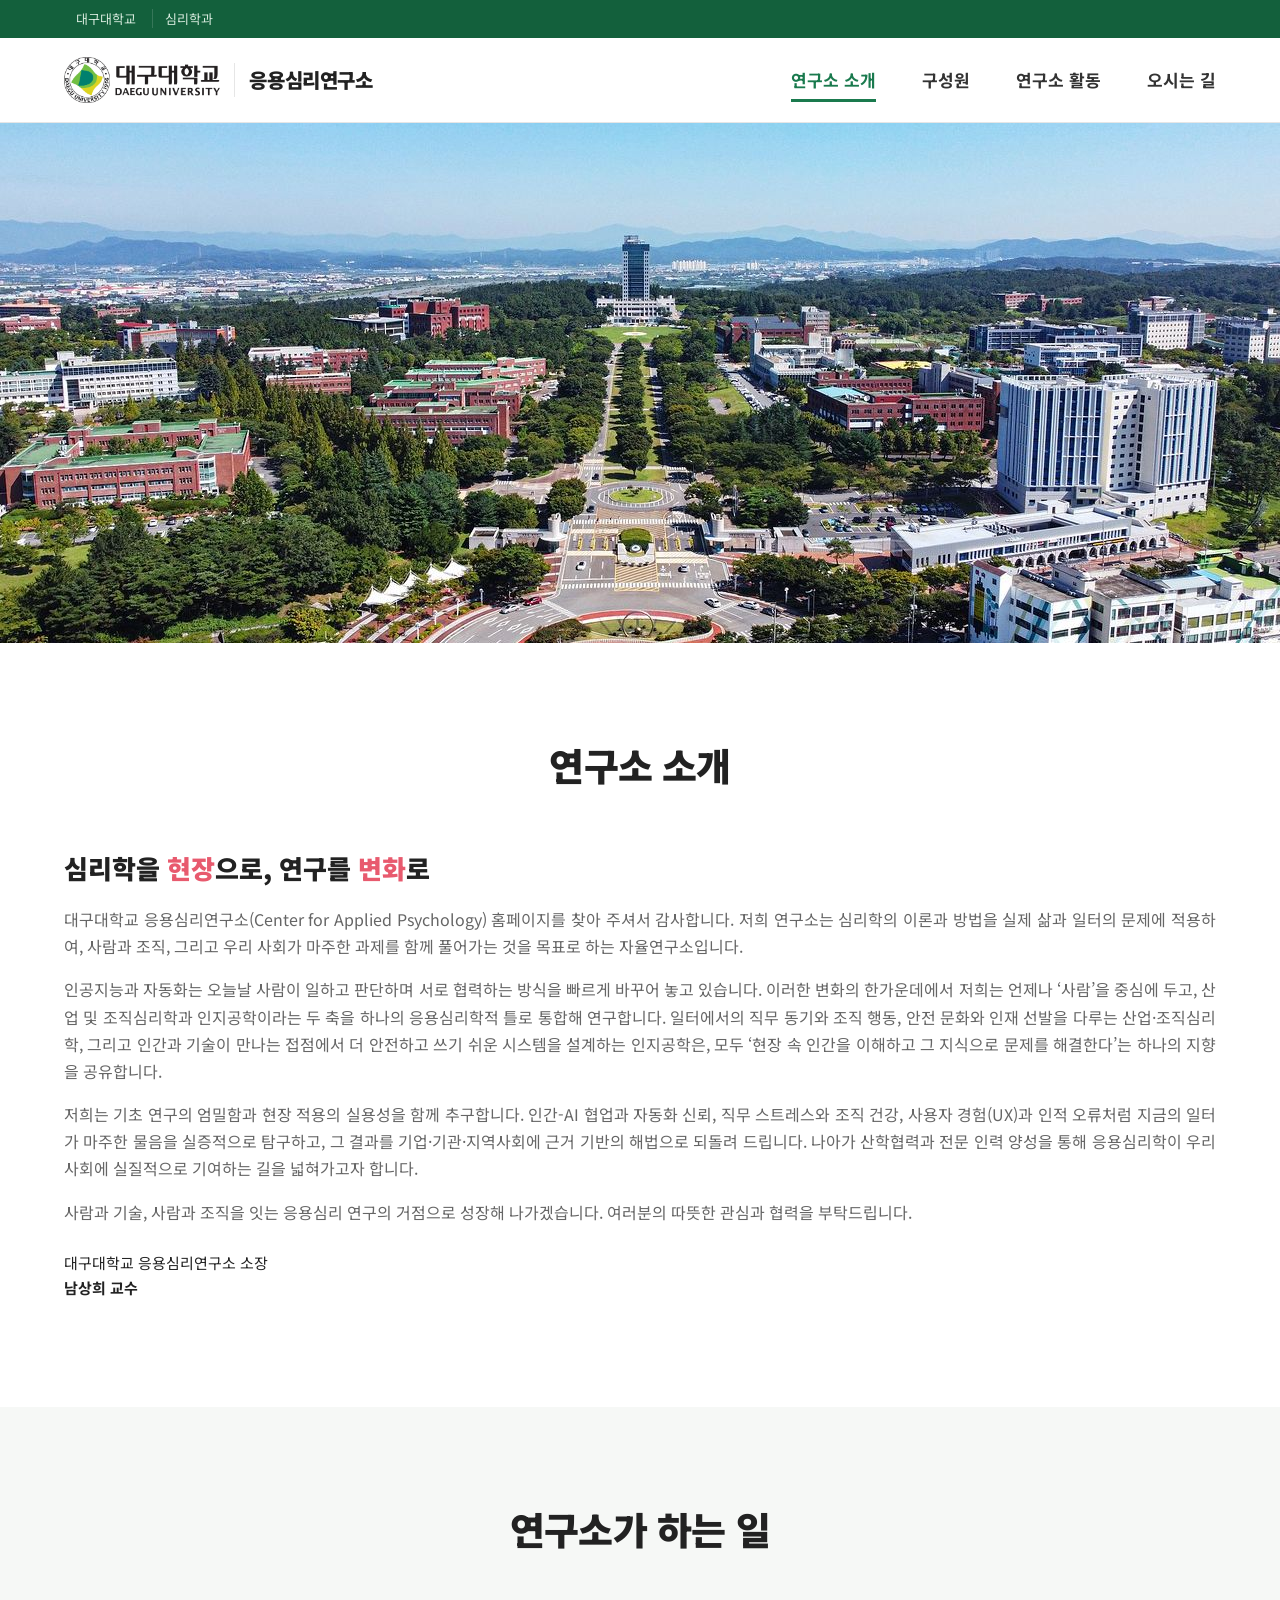
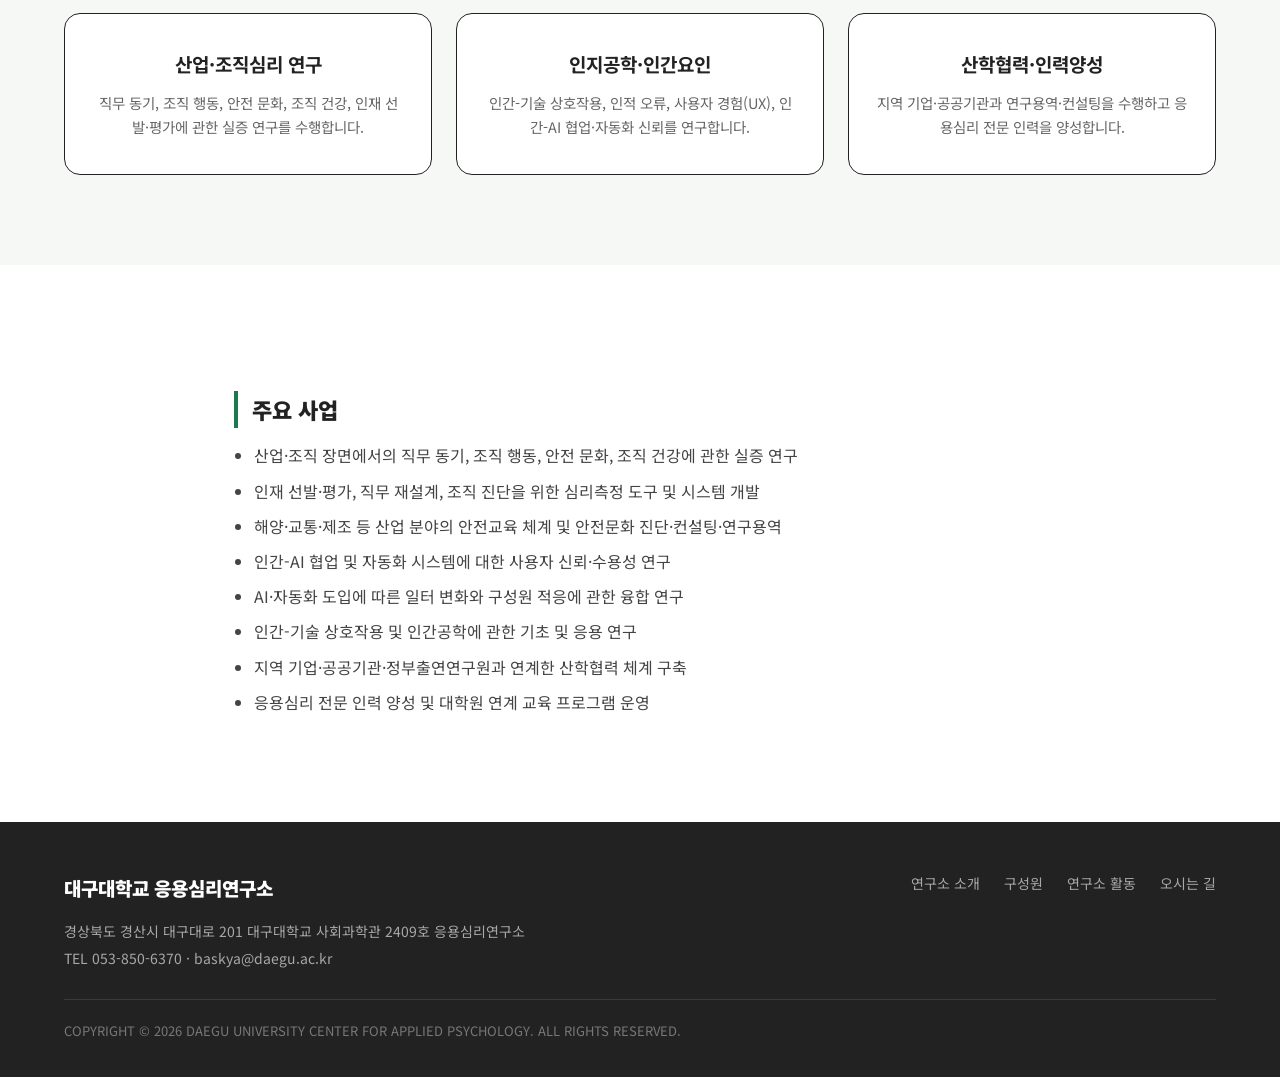
<file: index.html>
<!DOCTYPE html>
<html lang="ko">
<head>
<meta charset="UTF-8">
<meta name="viewport" content="width=device-width, initial-scale=1.0">
<title>대구대학교 응용심리연구소 | 연구소 소개</title>
<meta name="description" content="대구대학교 자율연구소. 산업·조직심리학과 인지공학을 아우르는 응용심리학 연구로 인간 중심의 현장 문제 해결에 기여합니다.">
<link rel="preconnect" href="https://fonts.googleapis.com">
<link rel="preconnect" href="https://fonts.gstatic.com" crossorigin>
<link href="https://fonts.googleapis.com/css2?family=Black+Han+Sans&family=Noto+Sans+KR:wght@300;400;500;700;900&display=swap" rel="stylesheet">
<link rel="stylesheet" href="style.css">
</head>
<body>

<div id="site-header"></div>

<!-- 히어로 (메인 이미지) -->
<section class="hero hero-img" style="background-image:url('메인.jpg')"></section>

<!-- 인사말 / 소개 -->
<section class="block">
  <div class="wrap">
    <div class="sec-head">
      <h2>연구소 <span class="g">소개</span></h2>
    </div>
    <div class="intro-grid" style="grid-template-columns:1fr">
      <div class="intro-text">
        <h3>심리학을 <span class="c">현장</span>으로, 연구를 <span class="c">변화</span>로</h3>
        <p>대구대학교 응용심리연구소(Center for Applied Psychology) 홈페이지를 찾아 주셔서
           감사합니다. 저희 연구소는 심리학의 이론과 방법을 실제 삶과 일터의 문제에 적용하여,
           사람과 조직, 그리고 우리 사회가 마주한 과제를 함께 풀어가는 것을 목표로 하는
           자율연구소입니다.</p>
        <p>인공지능과 자동화는 오늘날 사람이 일하고 판단하며 서로 협력하는 방식을 빠르게 바꾸어
           놓고 있습니다. 이러한 변화의 한가운데에서 저희는 언제나 ‘사람’을 중심에 두고, 산업 및
           조직심리학과 인지공학이라는 두 축을 하나의 응용심리학적 틀로 통합해 연구합니다. 일터에서의
           직무 동기와 조직 행동, 안전 문화와 인재 선발을 다루는 산업·조직심리학, 그리고 인간과 기술이
           만나는 접점에서 더 안전하고 쓰기 쉬운 시스템을 설계하는 인지공학은, 모두 ‘현장 속 인간을
           이해하고 그 지식으로 문제를 해결한다’는 하나의 지향을 공유합니다.</p>
        <p>저희는 기초 연구의 엄밀함과 현장 적용의 실용성을 함께 추구합니다. 인간-AI 협업과 자동화
           신뢰, 직무 스트레스와 조직 건강, 사용자 경험(UX)과 인적 오류처럼 지금의 일터가 마주한
           물음을 실증적으로 탐구하고, 그 결과를 기업·기관·지역사회에 근거 기반의 해법으로 되돌려
           드립니다. 나아가 산학협력과 전문 인력 양성을 통해 응용심리학이 우리 사회에 실질적으로
           기여하는 길을 넓혀가고자 합니다.</p>
        <p>사람과 기술, 사람과 조직을 잇는 응용심리 연구의 거점으로 성장해 나가겠습니다.
           여러분의 따뜻한 관심과 협력을 부탁드립니다.</p>
        <p class="sign">대구대학교 응용심리연구소 소장<br><strong>남상희 교수</strong></p>
      </div>
    </div>
  </div>
</section>

<!-- 미션 / 방향 -->
<section class="block alt">
  <div class="wrap">
    <div class="sec-head">
      <h2>연구소가 <span class="g">하는 일</span></h2>
    </div>
    <div class="mission-grid">
      <div class="mission-card"><h3>산업·조직심리 연구</h3><p>직무 동기, 조직 행동, 안전 문화, 조직 건강, 인재 선발·평가에 관한 실증 연구를 수행합니다.</p></div>
      <div class="mission-card"><h3>인지공학·인간요인</h3><p>인간-기술 상호작용, 인적 오류, 사용자 경험(UX), 인간-AI 협업·자동화 신뢰를 연구합니다.</p></div>
      <div class="mission-card"><h3>산학협력·인력양성</h3><p>지역 기업·공공기관과 연구용역·컨설팅을 수행하고 응용심리 전문 인력을 양성합니다.</p></div>
    </div>
  </div>
</section>

<!-- 내용 추가 영역 (자유 서술) -->
<section class="block">
  <div class="wrap prose">
    <h3>주요 사업</h3>
    <ul>
      <li>산업·조직 장면에서의 직무 동기, 조직 행동, 안전 문화, 조직 건강에 관한 실증 연구</li>
      <li>인재 선발·평가, 직무 재설계, 조직 진단을 위한 심리측정 도구 및 시스템 개발</li>
      <li>해양·교통·제조 등 산업 분야의 안전교육 체계 및 안전문화 진단·컨설팅·연구용역</li>
      <li>인간-AI 협업 및 자동화 시스템에 대한 사용자 신뢰·수용성 연구</li>
      <li>AI·자동화 도입에 따른 일터 변화와 구성원 적응에 관한 융합 연구</li>
      <li>인간-기술 상호작용 및 인간공학에 관한 기초 및 응용 연구</li>
      <li>지역 기업·공공기관·정부출연연구원과 연계한 산학협력 체계 구축</li>
      <li>응용심리 전문 인력 양성 및 대학원 연계 교육 프로그램 운영</li>
    </ul>
  </div>
</section>

<div id="site-footer"></div>

<script src="layout.js"></script>
</body>
</html>
</file>
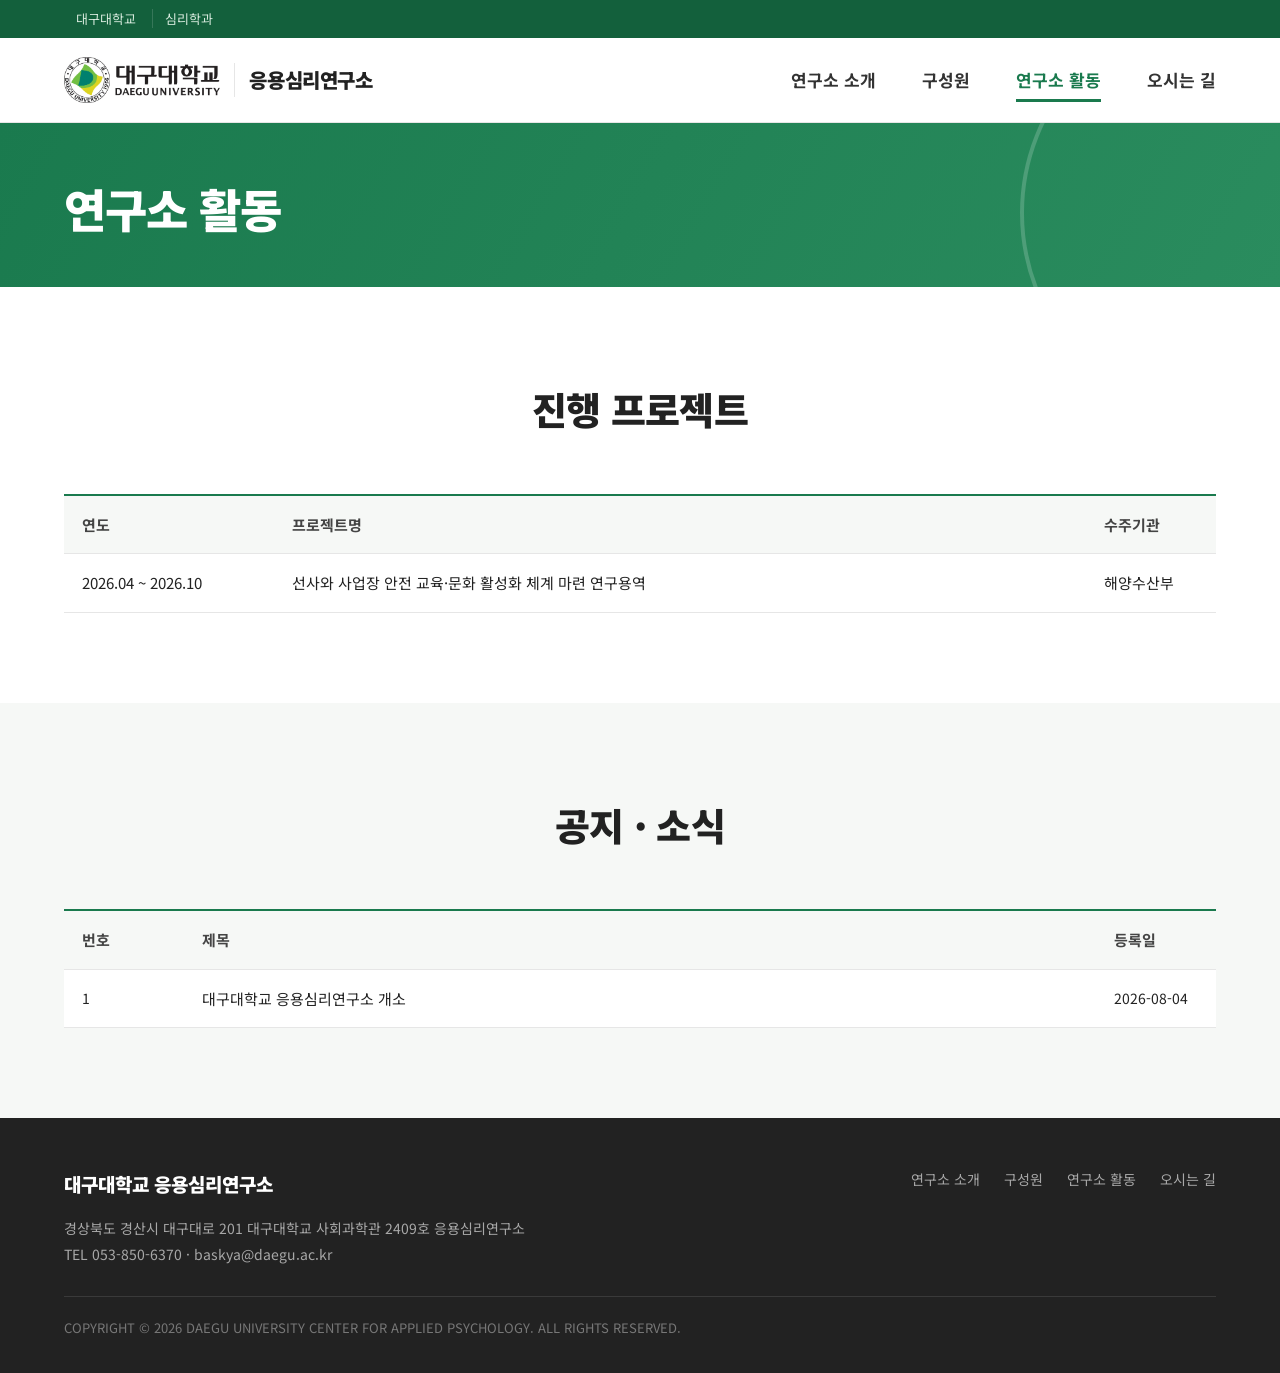
<file: activities.html>
<!DOCTYPE html>
<html lang="ko">
<head>
<meta charset="UTF-8">
<meta name="viewport" content="width=device-width, initial-scale=1.0">
<title>대구대학교 응용심리연구소 | 연구소 활동</title>
<meta name="description" content="대구대학교 응용심리연구소의 연구 프로젝트, 산학협력, 학술활동, 소식.">
<link rel="preconnect" href="https://fonts.googleapis.com">
<link rel="preconnect" href="https://fonts.gstatic.com" crossorigin>
<link href="https://fonts.googleapis.com/css2?family=Black+Han+Sans&family=Noto+Sans+KR:wght@300;400;500;700;900&display=swap" rel="stylesheet">
<link rel="stylesheet" href="style.css">
</head>
<body>

<div id="site-header"></div>

<section class="subhero">
  <div class="arc"></div>
  <div class="wrap">
    <h1>연구소 활동</h1>
  </div>
</section>

<!-- 진행 프로젝트 -->
<section class="block">
  <div class="wrap">
    <div class="sec-head"><h2>진행 프로젝트</h2></div>
    <table class="notice-table proj-table">
      <thead>
        <tr><th style="width:210px;white-space:nowrap">연도</th><th>프로젝트명</th><th style="width:130px">수주기관</th></tr>
      </thead>
      <tbody>
        <tr>
          <td data-label="연도" style="white-space:nowrap">2026.04 ~ 2026.10</td>
          <td data-label="프로젝트명">선사와 사업장 안전 교육·문화 활성화 체계 마련 연구용역</td>
          <td data-label="수주기관">해양수산부</td>
        </tr>
        <!-- 프로젝트를 추가하려면 위 <tr> ... </tr> 한 줄을 복사해 아래에 붙여넣으세요. -->
      </tbody>
    </table>
  </div>
</section>

<!-- 공지·소식 게시판형 -->
<section class="block alt">
  <div class="wrap">
    <div class="sec-head"><h2>공지 · 소식</h2></div>
    <table class="notice-table">
      <thead>
        <tr><th class="num">번호</th><th>제목</th><th class="date">등록일</th></tr>
      </thead>
      <!-- 아래 목록은 notices.js 파일 내용으로 자동으로 채워집니다. 여기는 수정하지 마세요. -->
      <tbody id="notice-body"></tbody>
    </table>
  </div>
</section>

<!-- 학술·활동 갤러리 (필요하면 아래 주석을 풀어 사용하세요)
<section class="block">
  <div class="wrap">
    <div class="sec-head"><h2>학술 · <span class="g">활동 갤러리</span></h2><p>세미나, 학회, 산학 활동의 기록</p></div>
    <div class="gallery">
      <div class="gcard"><div class="gimg">🎓</div><div class="g-body"><h4>학술대회 참가</h4><p>한국심리학회 학술대회에서 응용 연구 성과를 발표했습니다.</p><span class="date">2026-06-02</span></div></div>
      <div class="gcard"><div class="gimg">🏭</div><div class="g-body"><h4>산업 현장 안전 진단</h4><p>협력 기업 현장에서 안전 문화 진단과 컨설팅을 수행했습니다.</p><span class="date">2026-05-11</span></div></div>
      <div class="gcard"><div class="gimg">🤖</div><div class="g-body"><h4>인간-AI 협업 콜로키움</h4><p>외부 연구자를 초청해 자동화 신뢰를 주제로 콜로키움을 진행했습니다.</p><span class="date">2026-04-28</span></div></div>
    </div>
  </div>
</section>
-->

<div id="site-footer"></div>

<!-- 공지사항 자동 렌더링 (내용은 notices.js 에서 관리) -->
<script src="notices.js"></script>
<script>
(function(){
  var body = document.getElementById('notice-body');
  if(!body || typeof NOTICES === 'undefined') return;
  var esc = function(s){ return String(s).replace(/[&<>"]/g, function(c){
    return {'&':'&amp;','<':'&lt;','>':'&gt;','"':'&quot;'}[c]; }); };
  // 원래 순서(입력 순)를 번호로 고정하고, 화면은 날짜 최신순으로 정렬
  var items = NOTICES.map(function(n, i){ return { n:n, id:i, no:i+1 }; });
  items.sort(function(a, b){
    if(a.n.date !== b.n.date) return a.n.date < b.n.date ? 1 : -1;
    return b.no - a.no;
  });
  body.innerHTML = items.map(function(it){
    var n = it.n;
    var tag = n.tag ? '<span class="t-tag">'+esc(n.tag)+'</span>' : '';
    var title = '<a href="notice.html?id='+it.id+'">'+esc(n.title || '')+'</a>';
    return '<tr><td class="num">'+it.no+'</td><td>'+tag+title+
           '</td><td class="date">'+esc(n.date||'')+'</td></tr>';
  }).join('');
})();
</script>

<script src="layout.js"></script>
</body>
</html>
</file>
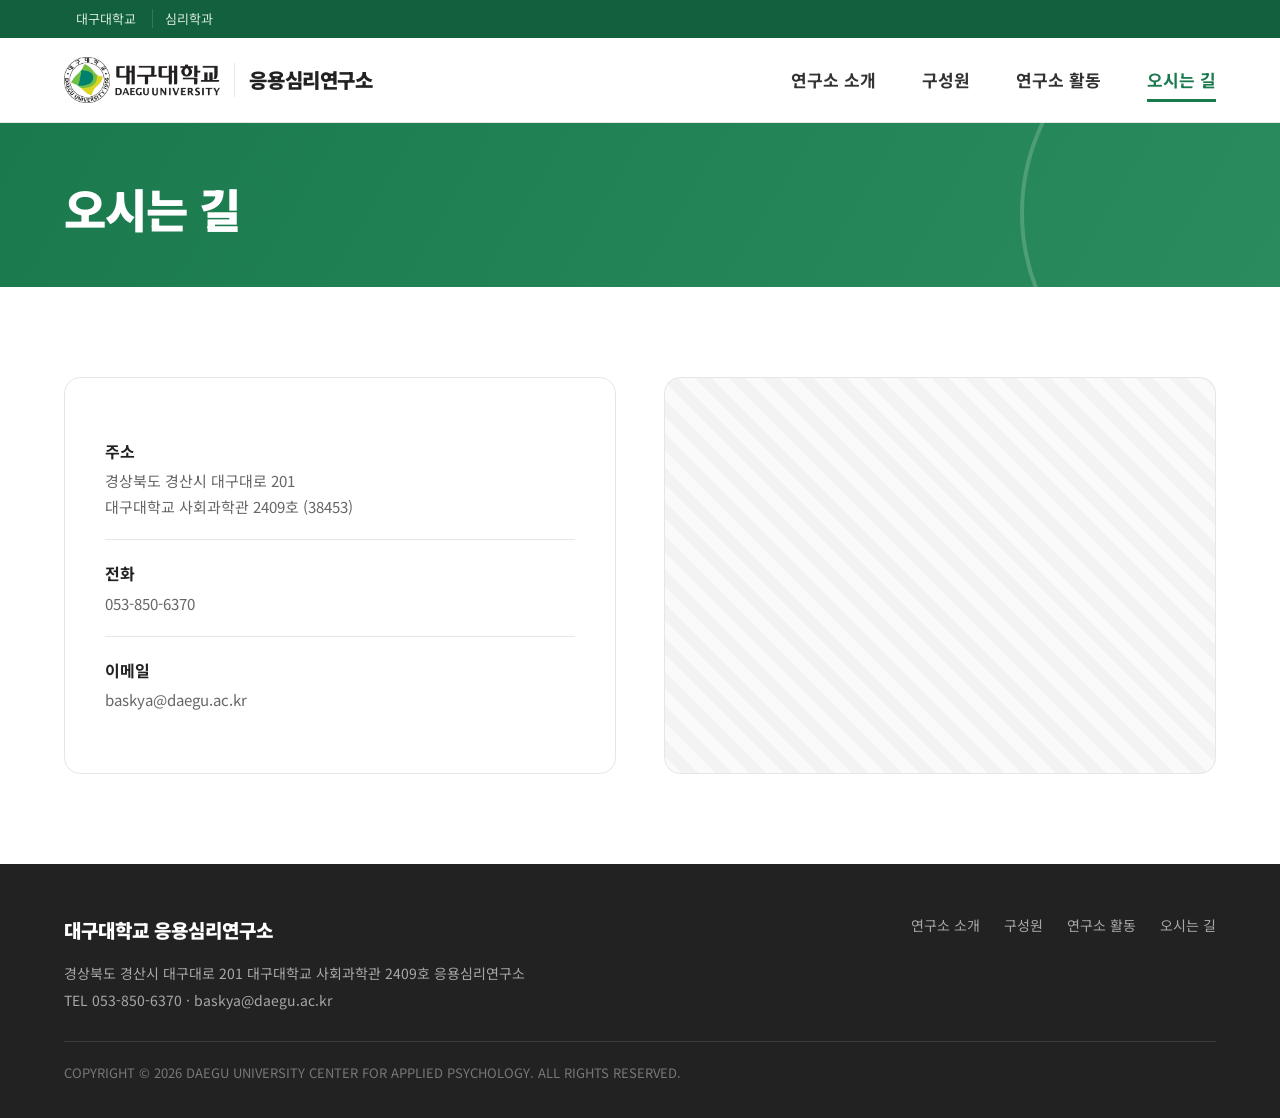
<file: location.html>
<!DOCTYPE html>
<html lang="ko">
<head>
<meta charset="UTF-8">
<meta name="viewport" content="width=device-width, initial-scale=1.0">
<title>대구대학교 응용심리연구소 | 오시는 길</title>
<meta name="description" content="대구대학교 응용심리연구소 위치, 연락처, 오시는 길 안내.">
<link rel="preconnect" href="https://fonts.googleapis.com">
<link rel="preconnect" href="https://fonts.gstatic.com" crossorigin>
<link href="https://fonts.googleapis.com/css2?family=Black+Han+Sans&family=Noto+Sans+KR:wght@300;400;500;700;900&display=swap" rel="stylesheet">
<link rel="stylesheet" href="style.css">
</head>
<body>

<div id="site-header"></div>

<section class="subhero">
  <div class="arc"></div>
  <div class="wrap">
    <h1>오시는 길</h1>
  </div>
</section>

<section class="block">
  <div class="wrap">
    <div class="contact-grid">
      <div class="contact-info">
        <div class="row"><div><h4>주소</h4><p>경상북도 경산시 대구대로 201<br>대구대학교 사회과학관 2409호 (38453)</p></div></div>
        <div class="row"><div><h4>전화</h4><p>053-850-6370</p></div></div>
        <div class="row"><div><h4>이메일</h4><p>baskya@daegu.ac.kr</p></div></div>
      </div>
      <div class="map" style="padding:0;overflow:hidden">
        <iframe
          src="https://www.google.com/maps/embed?pb=!1m5!3m3!1m2!1s0x35666da1c9530cdf%3A0x55a6413b4a8f2a39!2z64yA6rWs64yA7ZWZ6rWQIOyCrO2ajOqzvO2VmeuMgO2Vmeq0gA!5e0!3m2!1sko!2skr!4v1786532322169!5m2!1sko!2skr"
          style="border:0;width:100%;height:100%;min-height:360px"
          loading="lazy" referrerpolicy="strict-origin-when-cross-origin"
          allowfullscreen title="대구대학교 응용심리연구소 위치"></iframe>
      </div>
    </div>
  </div>
</section>

<!-- 교통 안내 (필요하면 아래 주석을 풀어 사용하세요)
<section class="block alt">
  <div class="wrap prose">
    <h3>대중교통 이용</h3>
    <ul>
      <li>지하철: (가까운 역과 출구, 도보 시간을 적어주세요)</li>
      <li>버스: (정류장명과 노선 번호를 적어주세요)</li>
      <li>교내 셔틀: (운행 정보가 있으면 적어주세요)</li>
    </ul>
    <h3>자가용 이용</h3>
    <ul>
      <li>내비게이션: "대구대학교 사회과학관" 검색</li>
      <li>주차: 교내 주차장 이용 안내를 적어주세요</li>
    </ul>
  </div>
</section>
-->

<div id="site-footer"></div>

<script src="layout.js"></script>
</body>
</html>
</file>
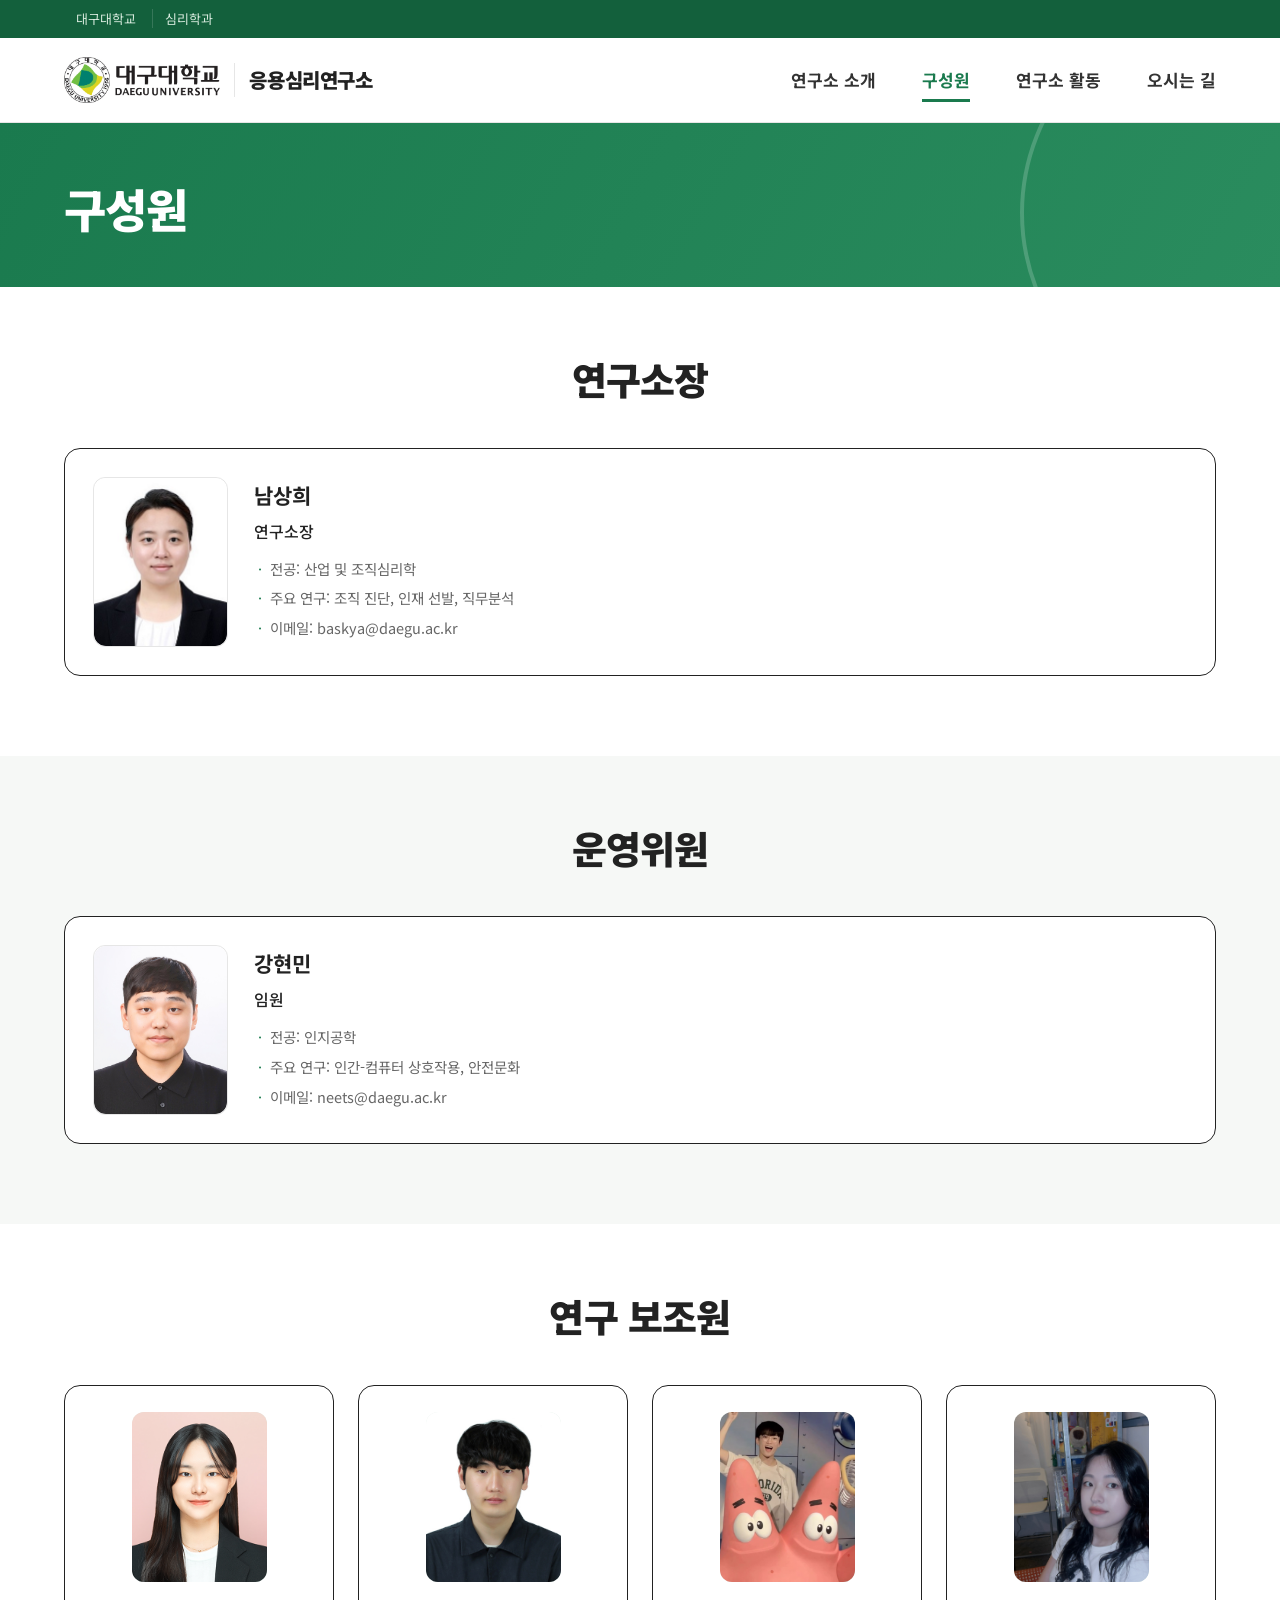
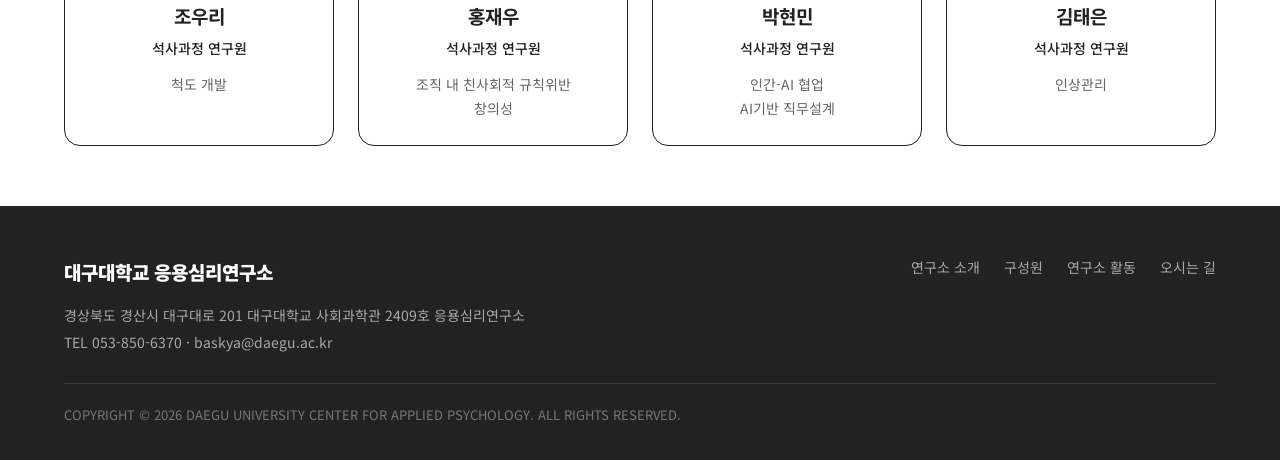
<file: members.html>
<!DOCTYPE html>
<html lang="ko">
<head>
<meta charset="UTF-8">
<meta name="viewport" content="width=device-width, initial-scale=1.0">
<title>대구대학교 응용심리연구소 | 구성원</title>
<meta name="description" content="대구대학교 응용심리연구소 구성원 소개입니다.">
<link rel="preconnect" href="https://fonts.googleapis.com">
<link rel="preconnect" href="https://fonts.gstatic.com" crossorigin>
<link href="https://fonts.googleapis.com/css2?family=Black+Han+Sans&family=Noto+Sans+KR:wght@300;400;500;700;900&display=swap" rel="stylesheet">
<link rel="stylesheet" href="style.css">
</head>
<body>

<div id="site-header"></div>

<!-- 서브 배너 -->
<section class="subhero">
  <div class="arc"></div>
  <div class="wrap">
    <h1>구성원</h1>
  </div>
</section>

<!-- 소장 -->
<section class="block" style="padding:60px 0">
  <div class="wrap">
    <div class="sec-head" style="margin-bottom:36px"><h2>연구소장 </h2></div>
    <div class="member-row">
      <div class="ph"><img src="남상희.png" alt="남상희 소장"></div>
      <div class="info">
        <h3>남상희</h3>
        <p class="role">연구소장 </p>
        <ul>
          <li>전공: 산업 및 조직심리학</li>
          <li>주요 연구: 조직 진단, 인재 선발, 직무분석</li>
          <li>이메일: baskya@daegu.ac.kr</li>
        </ul>
      </div>
    </div>
  </div>
</section>

<!-- 운영위원 -->
<section class="block alt" style="padding:60px 0">
  <div class="wrap">
    <div class="sec-head" style="margin-bottom:36px"><h2>운영위원 </h2></div>
    <div class="member-row">
      <div class="ph"><img src="강현민.png" alt="강현민 운영위원"></div>
      <div class="info">
        <h3>강현민</h3>
        <p class="role">임원</p>
        <ul>
          <li>전공: 인지공학</li><li>주요 연구: 인간-컴퓨터 상호작용, 안전문화</li>
          <li>이메일: neets@daegu.ac.kr</li>
        </ul>
      </div>
    </div>
    <!-- 위원을 추가하려면 아래 주석을 풀어(양쪽 주석 기호 삭제) 사용하세요.
    <div class="member-row">
      <div class="ph">○</div>
      <div class="info">
        <h3>○○○</h3>
        <p class="role">운영위원</p>
        <ul><li>전공: (전공)</li><li>주요 연구: (연구 분야)</li></ul>
      </div>
    </div>
    -->
  </div>
</section>

<!-- 연구보조원 (카드형) -->
<section class="block" style="padding:60px 0">
  <div class="wrap">
    <div class="sec-head" style="margin-bottom:36px"><h2>연구 보조원</h2></div>
    <div class="team-grid">
      <div class="member"><div class="photo"><img src="조우리.jpg" alt="조우리"></div><div class="m-body"><h3>조우리</h3><p class="role">석사과정 연구원</p><p>척도 개발</p></div></div>
      <div class="member"><div class="photo"><img src="hong.jpeg" alt="홍재우"></div><div class="m-body"><h3>홍재우</h3><p class="role">석사과정 연구원</p><p>조직 내 친사회적 규칙위반<br>창의성</p></div></div>
      <div class="member"><div class="photo"><img src="박현민.jpg" alt="박현민"></div><div class="m-body"><h3>박현민</h3><p class="role">석사과정 연구원</p><p>인간-AI 협업<br>AI기반 직무설계</p></div></div>
      <div class="member"><div class="photo"><img src="김태은.jpg" alt="김태은"></div><div class="m-body"><h3>김태은</h3><p class="role">석사과정 연구원</p><p>인상관리</p></div></div>
    </div>
  </div>
</section>

<div id="site-footer"></div>

<script src="layout.js"></script>
</body>
</html>
</file>
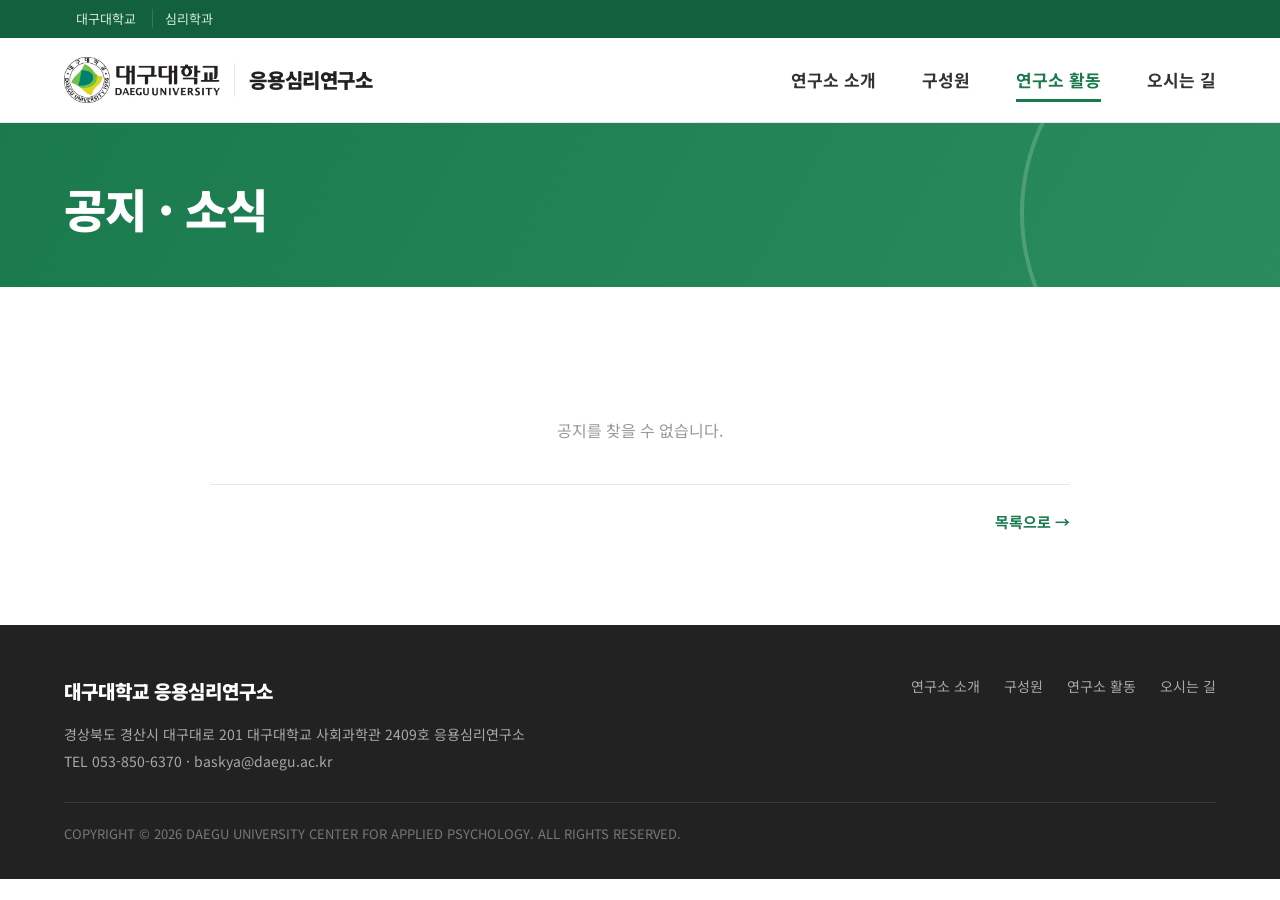
<file: notice.html>
<!DOCTYPE html>
<html lang="ko">
<head>
<meta charset="UTF-8">
<meta name="viewport" content="width=device-width, initial-scale=1.0">
<title>대구대학교 응용심리연구소 | 공지 상세</title>
<meta name="description" content="대구대학교 응용심리연구소 공지사항 상세 보기.">
<link rel="preconnect" href="https://fonts.googleapis.com">
<link rel="preconnect" href="https://fonts.gstatic.com" crossorigin>
<link href="https://fonts.googleapis.com/css2?family=Black+Han+Sans&family=Noto+Sans+KR:wght@300;400;500;700;900&display=swap" rel="stylesheet">
<link rel="stylesheet" href="style.css">
</head>
<body>

<div id="site-header"></div>

<section class="subhero">
  <div class="arc"></div>
  <div class="wrap">
    <h1>공지 · 소식</h1>
  </div>
</section>

<section class="block">
  <div class="wrap">
    <article class="notice-view" id="notice-view">
      <p style="text-align:center;color:#999;padding:40px 0">불러오는 중…</p>
    </article>
  </div>
</section>

<div id="site-footer"></div>

<!-- 공지 상세 렌더링 (내용은 notices.js 에서 관리) -->
<script src="notices.js"></script>
<script>
(function(){
  var view = document.getElementById('notice-view');
  var esc = function(s){ return String(s).replace(/[&<>"]/g, function(c){
    return {'&':'&amp;','<':'&lt;','>':'&gt;','"':'&quot;'}[c]; }); };

  function param(name){
    var m = new RegExp('[?&]'+name+'=([^&]*)').exec(location.search);
    return m ? decodeURIComponent(m[1]) : null;
  }
  var id = parseInt(param('id'), 10);

  if(typeof NOTICES === 'undefined' || isNaN(id) || !NOTICES[id]){
    view.innerHTML = '<p style="text-align:center;color:#999;padding:40px 0">'
      + '공지를 찾을 수 없습니다.</p>'
      + '<div class="nv-nav"><span></span>'
      + '<a href="activities.html">목록으로 →</a></div>';
    return;
  }

  var n = NOTICES[id];
  document.title = '대구대학교 응용심리연구소 | ' + (n.title || '공지 상세');

  // 본문: 빈 줄로 문단 분리, 문단 내 줄바꿈은 <br>
  var bodyHtml = '';
  if(n.body){
    bodyHtml = n.body.trim().split(/\n\s*\n/).map(function(p){
      return '<p>' + esc(p.trim()).replace(/\n/g, '<br>') + '</p>';
    }).join('');
  }else{
    bodyHtml = '<p style="color:#999">등록된 상세 내용이 없습니다.</p>';
  }

  var fileHtml = '';
  if(n.file){
    fileHtml = '<div class="nv-file">📎 첨부파일: '
      + '<a href="' + esc(n.file) + '" download>' + esc(n.file) + '</a></div>';
  }

  // 날짜 최신순에서의 이전/다음 글 찾기 (목록과 동일한 정렬)
  var order = NOTICES.map(function(x, i){ return { id:i, date:x.date, no:i+1 }; });
  order.sort(function(a, b){
    if(a.date !== b.date) return a.date < b.date ? 1 : -1;
    return b.no - a.no;
  });
  var pos = order.findIndex(function(x){ return x.id === id; });
  var newer = pos > 0 ? order[pos-1] : null;             // 더 최신 글
  var older = pos < order.length-1 ? order[pos+1] : null; // 더 이전 글

  var newerLink = newer
    ? '<a href="notice.html?id=' + newer.id + '">← 이전 글(최신)</a>'
    : '<span class="disabled">← 이전 글</span>';
  var olderLink = older
    ? '<a href="notice.html?id=' + older.id + '">다음 글(과거) →</a>'
    : '<span class="disabled">다음 글 →</span>';

  view.innerHTML =
    '<div class="nv-head">'
    + (n.tag ? '<span class="nv-tag">' + esc(n.tag) + '</span><br>' : '')
    + '<h1>' + esc(n.title || '') + '</h1>'
    + '<p class="nv-date">' + esc(n.date || '') + '</p>'
    + '</div>'
    + '<div class="nv-body">' + bodyHtml + '</div>'
    + fileHtml
    + '<div class="nv-nav">' + newerLink
    + ' <a href="activities.html">목록</a> '
    + olderLink + '</div>';
})();
</script>

<script src="layout.js"></script>
</body>
</html>
</file>
<file: style.css>
/* =========================================================
   대구대학교 응용심리연구소 — 공통 스타일시트
   색·폰트·여백을 여기서 한 번에 관리합니다.
   ========================================================= */

:root{
  --green:#1A7A4E;        /* 대구대 브랜드 그린 */
  --green-deep:#13603C;
  --green-soft:#E8F3ED;
  --coral:#E85A6E;        /* 포인트 코랄 */
  --ink:#222;
  --gray:#666;
  --gray-light:#999;
  --line:#E6E6E6;
  --bg:#FFFFFF;
  --soft:#F6F8F6;
}
*{box-sizing:border-box;margin:0;padding:0}
html{scroll-behavior:smooth}
body{font-family:'Noto Sans KR',sans-serif;color:var(--ink);line-height:1.7;background:var(--bg);-webkit-font-smoothing:antialiased}
a{color:inherit;text-decoration:none}
img{max-width:100%;display:block}
.wrap{max-width:1200px;margin:0 auto;padding:0 24px}

/* ===== 유틸 바 ===== */
.utility{background:var(--green-deep);color:#D7EADD;font-size:13px}
.utility .wrap{display:flex;justify-content:space-between;align-items:center;height:38px}
.utility a{color:#D7EADD;padding:0 12px;border-left:1px solid rgba(255,255,255,.15)}
.utility a:first-child{border-left:none}
.utility .u-left a:hover,.utility .u-right a:hover{color:#fff}
.utility .u-right a{display:inline-flex;align-items:center;gap:5px}

/* ===== 헤더 / 네비 ===== */
/* 공통 레이아웃 래퍼가 헤더 고정(sticky)을 방해하지 않도록 처리 */
#site-header{display:contents}
header{background:#fff;border-bottom:1px solid var(--line);position:sticky;top:0;z-index:60}
.header-inner{display:flex;align-items:center;justify-content:space-between;height:84px}
.brand{display:flex;align-items:center;gap:14px}
.brand .emblem-img{height:46px;width:auto;object-fit:contain}
.brand .b-text{padding-left:14px;border-left:1px solid var(--line)}
.brand .emblem{width:46px;height:46px;border-radius:50%;background:var(--green);
  display:flex;align-items:center;justify-content:center;color:#fff;font-weight:900;font-size:13px;
  border:3px solid #F2C94C}
.brand .b-text strong{font-size:20px;font-weight:900;letter-spacing:-.02em}
.brand .b-text span{display:block;font-size:11px;color:var(--gray-light);letter-spacing:.18em;font-weight:500}
nav.gnb{display:flex;gap:46px}
nav.gnb a{font-size:17px;font-weight:700;color:#333;position:relative;padding:6px 0}
nav.gnb a::after{content:"";position:absolute;left:0;bottom:-2px;width:0;height:3px;background:var(--green);transition:.25s}
nav.gnb a:hover{color:var(--green)}
nav.gnb a:hover::after{width:100%}
nav.gnb a.active{color:var(--green)}
nav.gnb a.active::after{width:100%}
.burger{display:none;border:none;background:none;font-size:26px;cursor:pointer}

/* ===== 홈 히어로 (index 전용) ===== */
.hero{position:relative;height:520px;overflow:hidden;
  background:linear-gradient(120deg,#1A7A4E 0%,#2A8C5E 45%,#7FB89A 100%)}
/* 메인 이미지 배너 (기존 초록 배너와 동일한 높이 520px에 맞춰 채움) */
.hero-img{background-size:cover;background-position:center;background-repeat:no-repeat}
.hero .arc{position:absolute;left:-180px;top:50%;transform:translateY(-50%);
  width:680px;height:680px;border:5px solid var(--coral);border-radius:50%;
  border-right-color:transparent;border-top-color:transparent;opacity:.85}
.hero-content{position:relative;z-index:2;height:100%;display:flex;flex-direction:column;justify-content:center;align-items:center;text-align:center;color:#fff}
.hero .eyebrow{font-size:15px;letter-spacing:.25em;font-weight:700;color:#D7EADD;margin-bottom:14px}
.hero h1{font-family:'Black Han Sans',sans-serif;font-size:clamp(34px,5.5vw,60px);line-height:1.18;font-weight:400;letter-spacing:-.01em;text-shadow:0 2px 12px rgba(0,0,0,.18)}
.hero h1 .pt{color:#FFD9DF}
.hero p{margin-top:22px;font-size:clamp(15px,1.8vw,18px);color:#EAF4EE;font-weight:300;max-width:540px}

/* ===== 내부 페이지 서브 배너 ===== */
.subhero{background:linear-gradient(120deg,var(--green) 0%,#2A8C5E 100%);color:#fff;position:relative;overflow:hidden}
.subhero .arc{position:absolute;right:-160px;top:-120px;width:420px;height:420px;border:4px solid rgba(255,255,255,.18);border-radius:50%}
.subhero .wrap{position:relative;z-index:2;padding:46px 24px 40px}
.subhero h1{font-size:clamp(30px,4vw,46px);font-weight:900;letter-spacing:-.02em}
.subhero .crumb{margin-top:12px;font-size:14px;color:#D7EADD}
.subhero .crumb a:hover{color:#fff;text-decoration:underline}

/* ===== 퀵 링크 ===== */
.quick{background:var(--soft);border-bottom:1px solid var(--line)}
.quick .wrap{display:grid;grid-template-columns:repeat(4,1fr)}
.quick a{display:flex;flex-direction:column;align-items:center;gap:12px;padding:32px 10px;border-left:1px solid var(--line);transition:.2s}
.quick a:first-child{border-left:none}
.quick a:hover{background:#fff}
.quick .qi{width:60px;height:60px;border-radius:50%;border:2px solid var(--green);
  display:flex;align-items:center;justify-content:center;font-size:26px;color:var(--green);transition:.2s}
.quick a:hover .qi{background:var(--green);color:#fff}
.quick .ql{font-size:15px;font-weight:500;color:#444}

/* ===== 섹션 공통 ===== */
section.block{padding:90px 0}
section.block.alt{background:var(--soft)}
.sec-head{text-align:center;margin-bottom:52px}
.sec-head h2{font-size:clamp(26px,3.4vw,38px);font-weight:900;letter-spacing:-.02em}
.sec-head h2 .g{color:var(--ink)}
.sec-head p{color:var(--gray);margin-top:14px;font-size:16px}

/* ===== 소개 ===== */
.intro-grid{display:grid;grid-template-columns:1.1fr 1fr;gap:60px;align-items:center}
.intro-text h3{font-size:26px;font-weight:900;line-height:1.4;margin-bottom:20px}
.intro-text h3 .c{color:var(--coral)}
.intro-text p{color:var(--gray);margin-bottom:16px;font-size:16px;text-align:justify}
.intro-text p.sign{text-align:left}
.intro-text .sign{margin-top:24px;font-size:15px;color:var(--ink)}
.intro-text .sign strong{font-weight:700}
.intro-visual{background:linear-gradient(135deg,var(--green) 0%,#36996A 100%);border-radius:20px;height:auto;
  display:flex;align-items:center;justify-content:center;color:#fff;text-align:center;position:relative;overflow:hidden}
.intro-visual .big{font-family:'Black Han Sans',sans-serif;font-size:120px;opacity:.22;position:absolute}
.intro-visual .label{position:relative;z-index:2}
.intro-visual .label .yr{font-family:'Black Han Sans',sans-serif;font-size:54px}
.intro-visual .label .sub{font-size:16px;letter-spacing:.1em;margin-top:6px}

/* 미션/연혁 카드 */
.mission-grid{display:grid;grid-template-columns:repeat(3,1fr);gap:24px;margin-top:8px}
.mission-card{background:#fff;border:1px solid var(--ink);border-radius:16px;padding:34px 28px;text-align:center}
.mission-card .mi{font-size:38px;margin-bottom:14px}
.mission-card h3{font-size:19px;font-weight:700;margin-bottom:10px}
.mission-card p{font-size:14.5px;color:var(--gray)}

/* ===== 하는 일 / 활동 카드 ===== */
.work-grid{display:grid;grid-template-columns:repeat(4,1fr);gap:24px}
.work-card{background:#fff;border:1px solid var(--line);border-radius:16px;padding:34px 26px;transition:.25s}
.work-card:hover{border-color:var(--green);box-shadow:0 12px 30px rgba(26,122,78,.1);transform:translateY(-4px)}
.work-card .wn{font-family:'Black Han Sans',sans-serif;font-size:30px;color:#CFE6D9}
.work-card .wi{font-size:34px;margin:8px 0 16px}
.work-card h3{font-size:19px;font-weight:700;margin-bottom:10px}
.work-card p{font-size:14.5px;color:var(--gray)}

/* ===== 구성원 ===== */
.team-grid{display:grid;grid-template-columns:repeat(4,1fr);gap:24px}
.member{background:#fff;border:1px solid var(--ink);border-radius:16px;text-align:center;transition:.25s;padding:26px 18px 24px}
.member .photo{width:135px;height:170px;margin:0 auto 18px;border-radius:12px;overflow:hidden;background:linear-gradient(135deg,#E8F3ED,#CFE6D9);
  display:flex;align-items:center;justify-content:center;font-family:'Black Han Sans',sans-serif;font-size:50px;color:var(--green)}
.member .photo img{width:100%;height:100%;object-fit:cover;object-position:center top}
.member .m-body{padding:0}
.member h3{font-size:19px;font-weight:700}
.member .role{color:var(--ink);font-size:14px;font-weight:500;margin:5px 0 12px}
.member p{font-size:14px;color:var(--gray)}

/* 구성원 상세 리스트(가로형) */
.member-row{display:flex;gap:26px;background:#fff;border:1px solid var(--ink);border-radius:16px;padding:28px;margin-bottom:20px;align-items:center}
.member-row .ph{width:135px;height:170px;border-radius:12px;flex-shrink:0;background:#fff;border:1px solid var(--line);overflow:hidden;
  display:flex;align-items:center;justify-content:center;font-family:'Black Han Sans',sans-serif;font-size:46px;color:var(--green)}
.member-row .ph img{width:100%;height:100%;object-fit:cover;object-position:center top;border-radius:12px}
.member-row .info h3{font-size:21px;font-weight:700}
.member-row .info .role{color:var(--ink);font-weight:500;margin:4px 0 12px}
.member-row .info ul{list-style:none;font-size:14.5px;color:var(--gray)}
.member-row .info ul li{padding-left:16px;position:relative;margin-bottom:5px}
.member-row .info ul li::before{content:"·";position:absolute;left:4px;color:var(--green)}

/* ===== 보드형 (연구·활동) ===== */
.board{display:grid;grid-template-columns:340px 1fr;border:1px solid var(--line);border-radius:16px;overflow:hidden;background:#fff}
.board-feat{background:var(--green);color:#fff;padding:44px 36px;display:flex;flex-direction:column;justify-content:center}
.board-feat .tag{font-size:13px;background:rgba(255,255,255,.2);padding:5px 12px;border-radius:999px;align-self:flex-start;margin-bottom:18px}
.board-feat h3{font-size:24px;font-weight:900;line-height:1.4;margin-bottom:16px}
.board-feat .date{font-size:14px;color:#D7EADD}
.board-feat .more{margin-top:auto;padding-top:24px;font-size:14px;color:#fff}
.board-list{display:grid;grid-template-columns:1fr 1fr}
.board-item{padding:30px;border-left:1px solid var(--line);border-bottom:1px solid var(--line);transition:.2s}
.board-item:hover{background:var(--soft)}
.board-item .new{display:inline-block;border:1px solid var(--green);color:var(--green);font-size:11px;font-weight:700;border-radius:999px;padding:2px 10px;margin-bottom:12px}
.board-item h4{font-size:16.5px;font-weight:700;margin-bottom:10px;line-height:1.45}
.board-item p{font-size:14px;color:var(--gray);margin-bottom:14px;display:-webkit-box;-webkit-line-clamp:2;-webkit-box-orient:vertical;overflow:hidden}
.board-item .date{font-size:13px;color:var(--gray-light)}

/* 단순 게시판형 리스트(표) */
.notice-table{width:100%;border-top:2px solid var(--green);border-collapse:collapse;background:#fff}
.notice-table th,.notice-table td{padding:16px 18px;border-bottom:1px solid var(--line);font-size:15px;text-align:left}
.notice-table th{background:var(--soft);font-weight:700;color:#444}
.notice-table td.num,.notice-table td.date{color:var(--ink);font-size:14px;width:120px}
.notice-table tr:hover td{background:var(--soft)}
.notice-table .t-tag{display:inline-block;background:var(--green-soft);color:var(--green);font-size:12px;font-weight:700;border-radius:6px;padding:2px 8px;margin-right:8px}

/* 활동 갤러리 카드 */
.gallery{display:grid;grid-template-columns:repeat(3,1fr);gap:24px}
.gcard{background:#fff;border:1px solid var(--line);border-radius:16px;overflow:hidden;transition:.25s}
.gcard:hover{box-shadow:0 12px 30px rgba(0,0,0,.08);transform:translateY(-4px)}
.gcard .gimg{height:180px;background:linear-gradient(135deg,#CFE6D9,#A9D4BD);display:flex;align-items:center;justify-content:center;font-size:42px}
.gcard .g-body{padding:22px}
.gcard h4{font-size:17px;font-weight:700;margin-bottom:8px}
.gcard p{font-size:14px;color:var(--gray);margin-bottom:10px}
.gcard .date{font-size:13px;color:var(--gray-light)}

/* ===== 오시는 길 ===== */
.contact-grid{display:grid;grid-template-columns:1fr 1fr;gap:48px;align-items:stretch}
.contact-info{background:#fff;border:1px solid var(--line);border-radius:16px;padding:40px}
.contact-info .row{display:flex;gap:16px;padding:20px 0;border-bottom:1px solid var(--line)}
.contact-info .row:last-child{border-bottom:none}
.contact-info .ci{width:44px;height:44px;border-radius:50%;background:var(--green-soft);color:var(--green);
  display:flex;align-items:center;justify-content:center;font-size:20px;flex-shrink:0}
.contact-info h4{font-size:16px;margin-bottom:3px}
.contact-info p{font-size:15px;color:var(--gray)}
.map{background:#fff;border:1px solid var(--line);border-radius:16px;
  display:flex;align-items:center;justify-content:center;color:var(--gray-light);
  background:repeating-linear-gradient(45deg,#fafafa,#fafafa 12px,#f3f3f3 12px,#f3f3f3 24px);min-height:360px;text-align:center}

/* ===== 공지 상세 보기 ===== */
.notice-view{max-width:860px;margin:0 auto}
.notice-view .nv-head{border-bottom:2px solid var(--green);padding-bottom:22px;margin-bottom:8px}
.notice-view .nv-tag{display:inline-block;background:var(--green-soft);color:var(--green);font-size:13px;font-weight:700;border-radius:6px;padding:3px 10px;margin-bottom:12px}
.notice-view h1{font-size:clamp(22px,3vw,30px);font-weight:900;letter-spacing:-.02em;line-height:1.4}
.notice-view .nv-date{margin-top:12px;color:var(--gray-light);font-size:14px}
.notice-view .nv-body{padding:34px 0;font-size:16px;color:#444;min-height:120px}
.notice-view .nv-body p{margin-bottom:16px}
.notice-view .nv-file{margin:0 0 30px;padding:16px 18px;background:var(--soft);border:1px solid var(--line);border-radius:12px;font-size:15px}
.notice-view .nv-file a{color:var(--green);font-weight:700}
.notice-view .nv-nav{display:flex;justify-content:space-between;border-top:1px solid var(--line);padding-top:24px}
.notice-view .nv-nav a{font-size:15px;font-weight:700;color:var(--green)}
.notice-view .nv-nav a:hover{text-decoration:underline}
.notice-view .nv-nav .disabled{color:var(--line);pointer-events:none}

/* 본문 텍스트 블록(내용 추가용) */
.prose{max-width:860px;margin:0 auto}
.prose h3{font-size:22px;font-weight:900;margin:36px 0 14px;padding-left:14px;border-left:4px solid var(--green)}
.prose p{color:#444;margin-bottom:16px;font-size:16px}
.prose ul{margin:0 0 16px 20px;color:#444}
.prose ul li{margin-bottom:8px}

/* ===== 푸터 ===== */
footer{background:#222;color:#A8A8A8;padding:50px 0 34px}
.foot-top{display:flex;justify-content:space-between;flex-wrap:wrap;gap:30px;align-items:flex-start}
.foot-logo{color:#fff;font-size:19px;font-weight:900;margin-bottom:14px}
.foot-info p{font-size:14px;line-height:1.9}
.foot-links{display:flex;gap:24px;font-size:14px}
.foot-links a:hover{color:#fff}
.copy{margin-top:28px;padding-top:20px;border-top:1px solid #3a3a3a;font-size:13px;color:#777}

/* ===== 반응형 ===== */
@media(max-width:980px){
  .utility .u-left{display:none}
  .header-inner{height:auto;min-height:84px;flex-wrap:wrap}
  nav.gnb{display:none}
  nav.gnb.open{display:flex;flex-direction:column;order:3;flex-basis:100%;width:100%;
    border-top:1px solid var(--line);gap:0;padding:6px 0 10px;margin-top:6px}
  nav.gnb.open a{font-size:16px;font-weight:500;color:#333;padding:13px 2px;text-align:right}
  nav.gnb.open a::after{display:none}
  .burger{display:block}
  .quick .wrap{grid-template-columns:repeat(2,1fr)}
  .intro-grid,.contact-grid{grid-template-columns:1fr;gap:36px}
  .work-grid,.team-grid,.gallery,.mission-grid{grid-template-columns:repeat(2,1fr)}
  .board{grid-template-columns:1fr}
  .board-list{grid-template-columns:1fr}
  .hero-content{align-items:center;text-align:center}
  .hero p{margin-left:auto;margin-right:auto}
  section.block{padding:60px 0}
  .member-row{flex-direction:column;text-align:center}
  .member-row .info ul{text-align:left;display:inline-block}
}
@media(max-width:560px){
  .work-grid,.team-grid,.gallery,.mission-grid{grid-template-columns:1fr}
  .notice-table td.num{display:none}
  .notice-table th.num{display:none}
}
/* 진행 프로젝트 표: 좁은 화면에서는 항목별로 세로 정리 */
@media(max-width:640px){
  .proj-table thead{display:none}
  .proj-table tr{display:block;border-top:2px solid var(--green);padding:14px 4px}
  .proj-table td{display:block;border:none;padding:3px 2px;width:auto!important;white-space:normal!important}
  .proj-table td::before{content:attr(data-label);display:block;font-size:12px;font-weight:700;color:var(--green);margin-bottom:2px}
}
</file>
